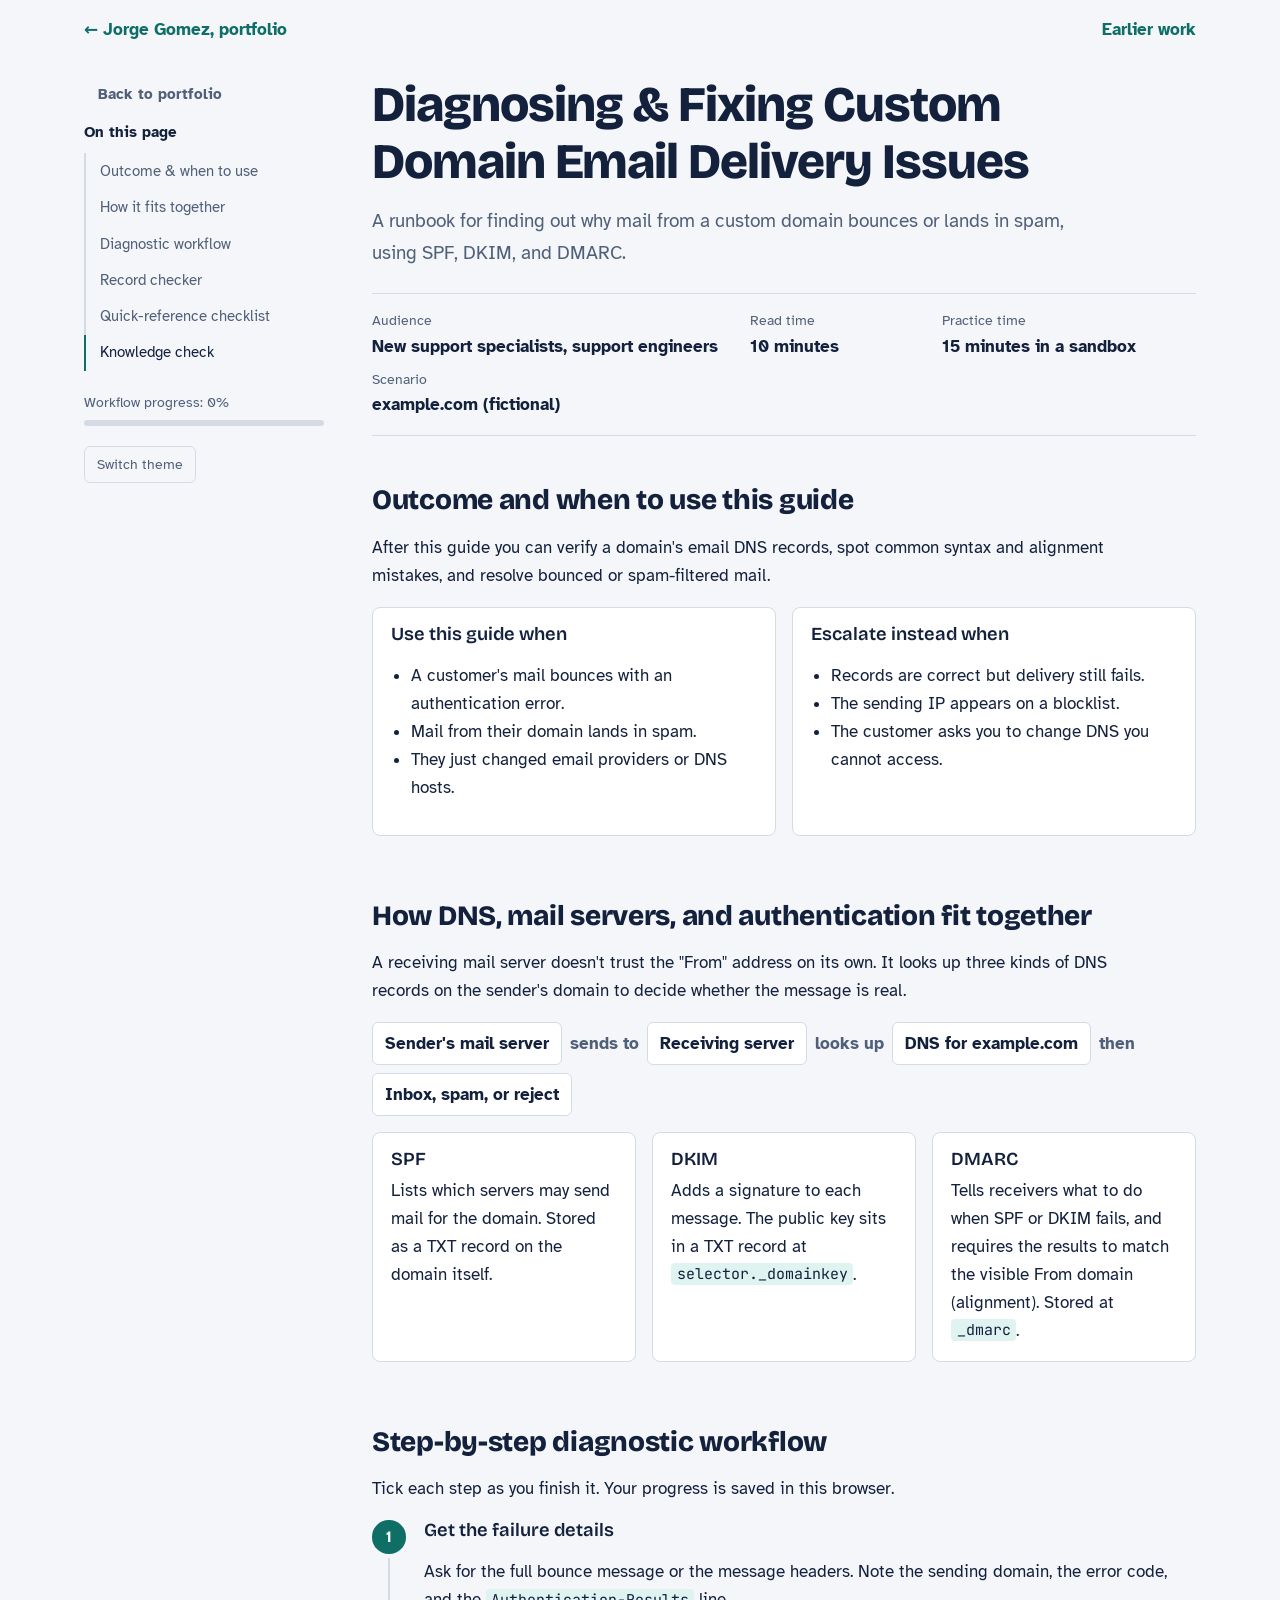
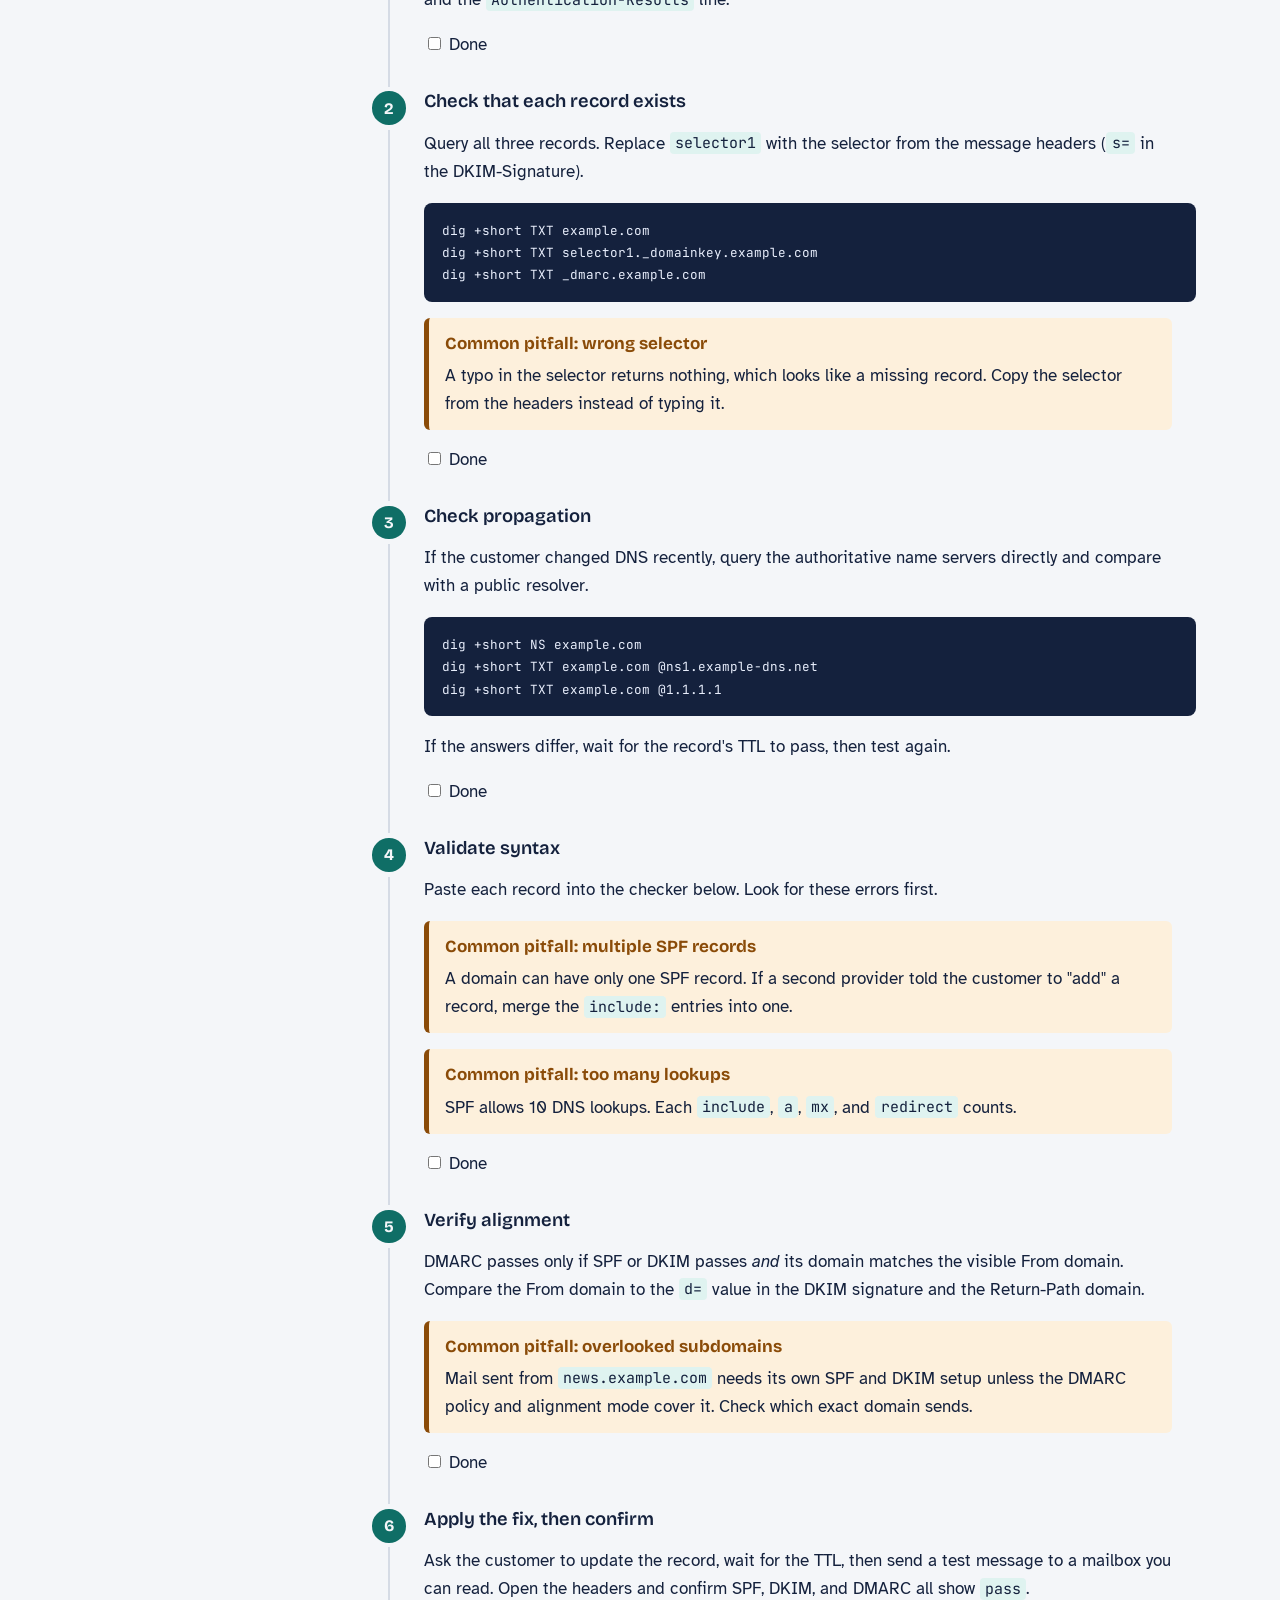
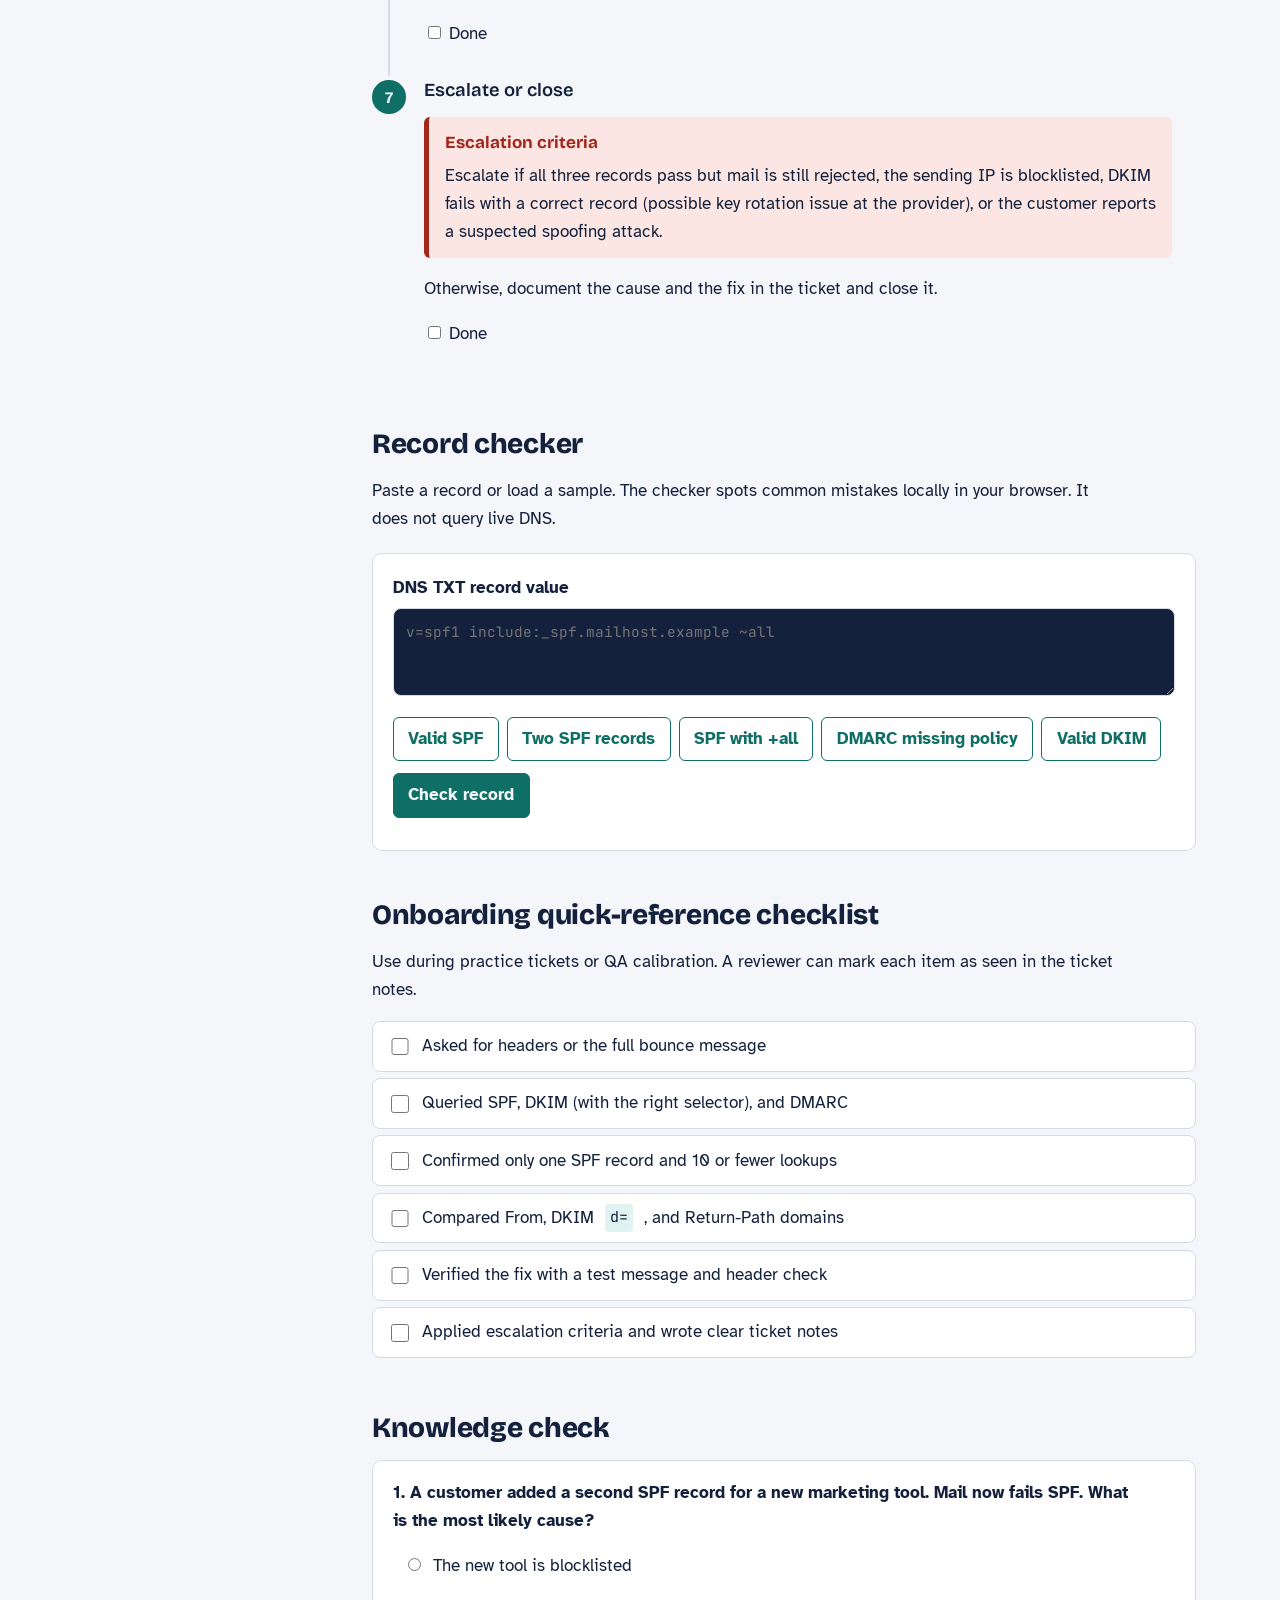
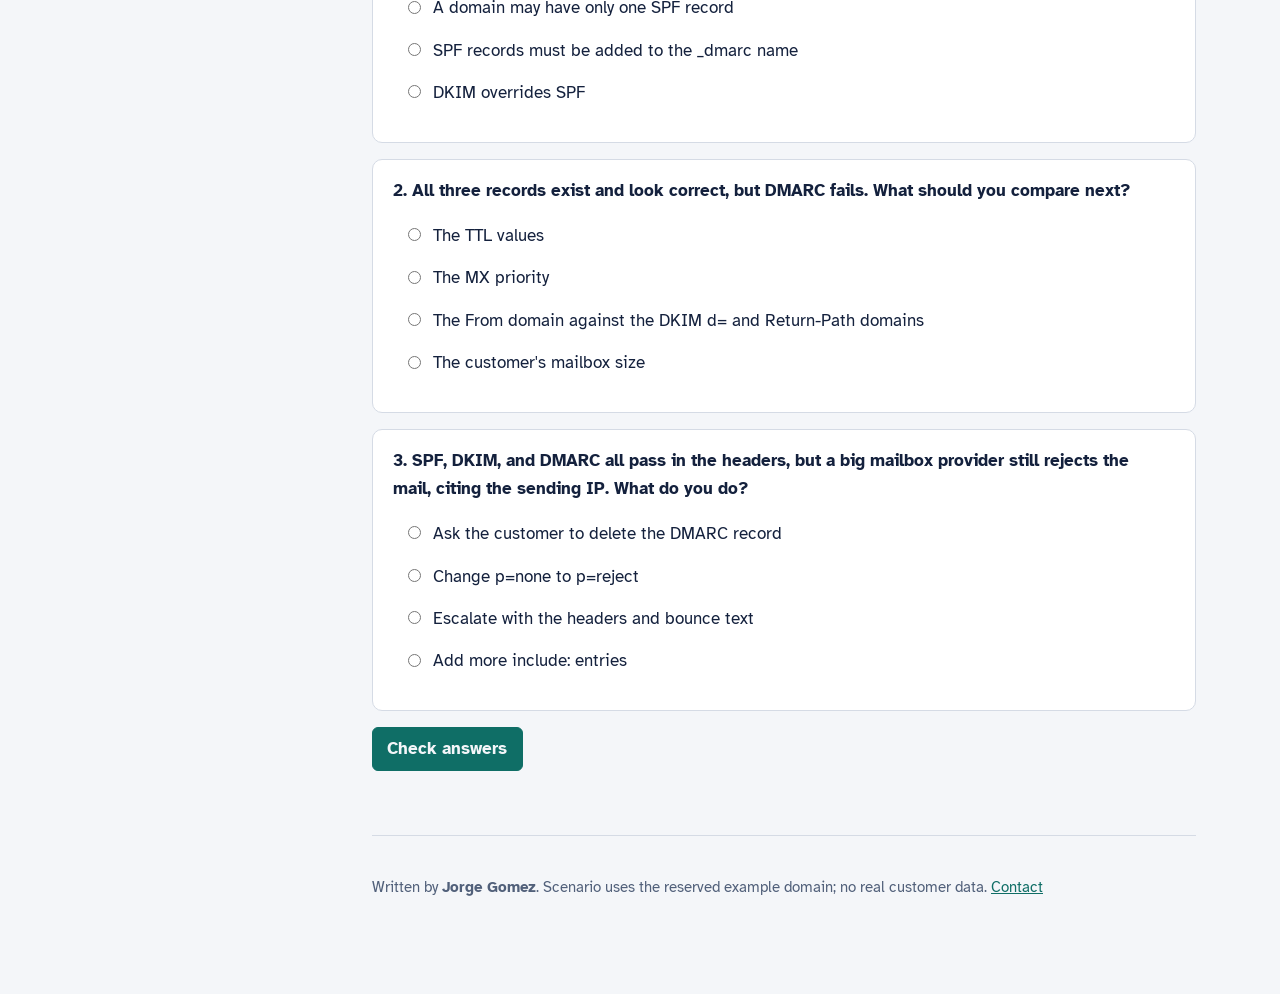
<file: guide.html>
<!DOCTYPE html>
<html lang="en">
<head>
<meta charset="utf-8">
<meta name="viewport" content="width=device-width, initial-scale=1">
<!-- CUSTOMIZE: page title and description -->
<title>Diagnosing &amp; Fixing Custom Domain Email Delivery Issues (SPF, DKIM, DMARC)</title>
<meta name="description" content="A troubleshooting runbook and onboarding job aid for SPF, DKIM, and DMARC problems.">
<link rel="preconnect" href="https://fonts.googleapis.com">
<link rel="preconnect" href="https://fonts.gstatic.com" crossorigin>
<link href="https://fonts.googleapis.com/css2?family=Atkinson+Hyperlegible:wght@400;700&family=Bricolage+Grotesque:opsz,wght@12..96,600;12..96,800&family=JetBrains+Mono:wght@400;600&display=swap" rel="stylesheet">
<link rel="stylesheet" href="css/guide.css">
</head>
<body>
<a class="skip" href="#main">Skip to content</a>
<div class="sitebar"><a href="index.html">&larr; Jorge Gomez, portfolio</a><a href="index.html#work">Earlier work</a></div>
<div class="layout">

<nav class="toc" aria-label="On this page">
  <p><a href="index.html">Back to portfolio</a></p>
  <p>On this page</p>
  <ol>
    <li><a href="#outcome">Outcome &amp; when to use</a></li>
    <li><a href="#concepts">How it fits together</a></li>
    <li><a href="#workflow">Diagnostic workflow</a></li>
    <li><a href="#lab">Record checker</a></li>
    <li><a href="#quickref">Quick-reference checklist</a></li>
    <li><a href="#quiz">Knowledge check</a></li>
  </ol>
  <div class="progress" aria-live="polite">
    Workflow progress: <span id="pct">0%</span>
    <div class="bar"><i id="barfill"></i></div>
  </div>
  <button id="theme" type="button" aria-pressed="false">Switch theme</button>
</nav>

<main id="main">
<header>
  <!-- CUSTOMIZE: title, audience, times -->
  <h1>Diagnosing &amp; Fixing Custom Domain Email Delivery Issues</h1>
  <p class="lede">A runbook for finding out why mail from a custom domain bounces or lands in spam, using SPF, DKIM, and DMARC.</p>
  <dl class="meta">
    <div><dt>Audience</dt><dd>New support specialists, support engineers</dd></div>
    <div><dt>Read time</dt><dd>10 minutes</dd></div>
    <div><dt>Practice time</dt><dd>15 minutes in a sandbox</dd></div>
    <div><dt>Scenario</dt><dd>example.com (fictional)</dd></div>
  </dl>
</header>

<section id="outcome">
  <h2>Outcome and when to use this guide</h2>
  <p>After this guide you can verify a domain's email DNS records, spot common syntax and alignment mistakes, and resolve bounced or spam-filtered mail.</p>
  <div class="two">
    <div class="box"><h3>Use this guide when</h3>
      <ul class="tight">
        <li>A customer's mail bounces with an authentication error.</li>
        <li>Mail from their domain lands in spam.</li>
        <li>They just changed email providers or DNS hosts.</li>
      </ul></div>
    <div class="box"><h3>Escalate instead when</h3>
      <ul class="tight">
        <li>Records are correct but delivery still fails.</li>
        <li>The sending IP appears on a blocklist.</li>
        <li>The customer asks you to change DNS you cannot access.</li>
      </ul></div>
  </div>
</section>

<section id="concepts">
  <h2>How DNS, mail servers, and authentication fit together</h2>
  <p>A receiving mail server doesn't trust the "From" address on its own. It looks up three kinds of DNS records on the sender's domain to decide whether the message is real.</p>
  <div class="flow" aria-label="Mail flow">
    <span>Sender's mail server</span><b>sends to</b><span>Receiving server</span><b>looks up</b><span>DNS for example.com</span><b>then</b><span>Inbox, spam, or reject</span>
  </div>
  <div class="two">
    <div class="box"><h3>SPF</h3><p>Lists which servers may send mail for the domain. Stored as a TXT record on the domain itself.</p></div>
    <div class="box"><h3>DKIM</h3><p>Adds a signature to each message. The public key sits in a TXT record at <code>selector._domainkey</code>.</p></div>
    <div class="box"><h3>DMARC</h3><p>Tells receivers what to do when SPF or DKIM fails, and requires the results to match the visible From domain (alignment). Stored at <code>_dmarc</code>.</p></div>
  </div>
</section>

<section id="workflow">
  <h2>Step-by-step diagnostic workflow</h2>
  <p>Tick each step as you finish it. Your progress is saved in this browser.</p>
  <ol class="steps" id="steps">
    <li>
      <h3>Get the failure details</h3>
      <p>Ask for the full bounce message or the message headers. Note the sending domain, the error code, and the <code>Authentication-Results</code> line.</p>
      <label><input type="checkbox"> Done</label>
    </li>
    <li>
      <h3>Check that each record exists</h3>
      <p>Query all three records. Replace <code>selector1</code> with the selector from the message headers (<code>s=</code> in the DKIM-Signature).</p>
<pre><code>dig +short TXT example.com
dig +short TXT selector1._domainkey.example.com
dig +short TXT _dmarc.example.com</code></pre>
      <div class="callout pit"><strong>Common pitfall: wrong selector</strong><p>A typo in the selector returns nothing, which looks like a missing record. Copy the selector from the headers instead of typing it.</p></div>
      <label><input type="checkbox"> Done</label>
    </li>
    <li>
      <h3>Check propagation</h3>
      <p>If the customer changed DNS recently, query the authoritative name servers directly and compare with a public resolver.</p>
<pre><code>dig +short NS example.com
dig +short TXT example.com @ns1.example-dns.net
dig +short TXT example.com @1.1.1.1</code></pre>
      <p>If the answers differ, wait for the record's TTL to pass, then test again.</p>
      <label><input type="checkbox"> Done</label>
    </li>
    <li>
      <h3>Validate syntax</h3>
      <p>Paste each record into the checker below. Look for these errors first.</p>
      <div class="callout pit"><strong>Common pitfall: multiple SPF records</strong><p>A domain can have only one SPF record. If a second provider told the customer to "add" a record, merge the <code>include:</code> entries into one.</p></div>
      <div class="callout pit"><strong>Common pitfall: too many lookups</strong><p>SPF allows 10 DNS lookups. Each <code>include</code>, <code>a</code>, <code>mx</code>, and <code>redirect</code> counts.</p></div>
      <label><input type="checkbox"> Done</label>
    </li>
    <li>
      <h3>Verify alignment</h3>
      <p>DMARC passes only if SPF or DKIM passes <em>and</em> its domain matches the visible From domain. Compare the From domain to the <code>d=</code> value in the DKIM signature and the Return-Path domain.</p>
      <div class="callout pit"><strong>Common pitfall: overlooked subdomains</strong><p>Mail sent from <code>news.example.com</code> needs its own SPF and DKIM setup unless the DMARC policy and alignment mode cover it. Check which exact domain sends.</p></div>
      <label><input type="checkbox"> Done</label>
    </li>
    <li>
      <h3>Apply the fix, then confirm</h3>
      <p>Ask the customer to update the record, wait for the TTL, then send a test message to a mailbox you can read. Open the headers and confirm SPF, DKIM, and DMARC all show <code>pass</code>.</p>
      <label><input type="checkbox"> Done</label>
    </li>
    <li>
      <h3>Escalate or close</h3>
      <div class="callout esc"><strong>Escalation criteria</strong><p>Escalate if all three records pass but mail is still rejected, the sending IP is blocklisted, DKIM fails with a correct record (possible key rotation issue at the provider), or the customer reports a suspected spoofing attack.</p></div>
      <p>Otherwise, document the cause and the fix in the ticket and close it.</p>
      <label><input type="checkbox"> Done</label>
    </li>
  </ol>
</section>

<section id="lab">
  <h2>Record checker</h2>
  <p>Paste a record or load a sample. The checker spots common mistakes locally in your browser. It does not query live DNS.</p>
  <div class="lab">
    <label for="rec">DNS TXT record value</label>
    <textarea id="rec" spellcheck="false" placeholder="v=spf1 include:_spf.mailhost.example ~all"></textarea>
    <div class="chips" role="group" aria-label="Load a sample">
      <button class="chip" type="button" data-s="spf-ok">Valid SPF</button>
      <button class="chip" type="button" data-s="spf-dup">Two SPF records</button>
      <button class="chip" type="button" data-s="spf-all">SPF with +all</button>
      <button class="chip" type="button" data-s="dmarc-bad">DMARC missing policy</button>
      <button class="chip" type="button" data-s="dkim-ok">Valid DKIM</button>
    </div>
    <button class="btn" type="button" id="run">Check record</button>
    <ul id="lintOut" aria-live="polite"></ul>
  </div>
</section>

<section id="quickref">
  <h2>Onboarding quick-reference checklist</h2>
  <p>Use during practice tickets or QA calibration. A reviewer can mark each item as seen in the ticket notes.</p>
  <ul class="check" id="qr">
    <li><label><input type="checkbox"> Asked for headers or the full bounce message</label></li>
    <li><label><input type="checkbox"> Queried SPF, DKIM (with the right selector), and DMARC</label></li>
    <li><label><input type="checkbox"> Confirmed only one SPF record and 10 or fewer lookups</label></li>
    <li><label><input type="checkbox"> Compared From, DKIM <code>d=</code>, and Return-Path domains</label></li>
    <li><label><input type="checkbox"> Verified the fix with a test message and header check</label></li>
    <li><label><input type="checkbox"> Applied escalation criteria and wrote clear ticket notes</label></li>
  </ul>
</section>

<section id="quiz">
  <h2>Knowledge check</h2>
  <div id="quizBox"></div>
  <button class="btn" type="button" id="grade">Check answers</button>
  <p id="score" role="status"></p>
</section>

<footer>
  <!-- CUSTOMIZE: your name, contact, links -->
  <p>Written by <strong>Jorge Gomez</strong>. Scenario uses the reserved example domain; no real customer data. <a href="index.html#contact">Contact</a></p>
</footer>
</main>
</div>

<script src="js/guide.js" type="module" defer></script>
</body>
</html>
</file>
<file: css/guide.css>
:root{
  --bg:#f4f6f9; --surface:#ffffff; --ink:#14213d; --muted:#51607a; --line:#d5dbe5;
  --accent:#0f6e66; --accent-soft:#dff3f0;
  --warn:#8a4b08; --warn-soft:#fdf0dc;
  --bad:#a4261b; --bad-soft:#fbe6e3;
  --good:#17692f; --good-soft:#e1f4e6;
  --code-bg:#14213d; --code-ink:#e8eefc;
  --head:'Bricolage Grotesque','Segoe UI',system-ui,sans-serif;
  --body:'Atkinson Hyperlegible','Segoe UI',system-ui,sans-serif;
  --mono:'JetBrains Mono',ui-monospace,Menlo,Consolas,monospace;
}
@media (prefers-color-scheme:dark){
  :root:not([data-theme="light"]){
    --bg:#0e1626; --surface:#162136; --ink:#e8eefc; --muted:#a0aec8; --line:#2a3957;
    --accent:#4fd1c0; --accent-soft:#12403d;
    --warn:#f5b45e; --warn-soft:#3a2a10;
    --bad:#ff8f84; --bad-soft:#431a16;
    --good:#7fdc98; --good-soft:#143b21;
    --code-bg:#0a101c; --code-ink:#e8eefc;
  }
}
:root[data-theme="dark"]{
  --bg:#0e1626; --surface:#162136; --ink:#e8eefc; --muted:#a0aec8; --line:#2a3957;
  --accent:#4fd1c0; --accent-soft:#12403d;
  --warn:#f5b45e; --warn-soft:#3a2a10;
  --bad:#ff8f84; --bad-soft:#431a16;
  --good:#7fdc98; --good-soft:#143b21;
  --code-bg:#0a101c; --code-ink:#e8eefc;
}
*{box-sizing:border-box}
html{scroll-behavior:smooth;scroll-padding-top:1.5rem}
body{margin:0;background:var(--bg);color:var(--ink);font:1.0625rem/1.65 var(--body)}
a{color:var(--accent)}
:focus-visible{outline:3px solid var(--accent);outline-offset:2px;border-radius:4px}
.skip{position:absolute;left:-999px;top:0;background:var(--accent);color:#fff;padding:.5rem 1rem}
.skip:focus{left:0;z-index:10}
.sitebar{display:flex;justify-content:space-between;gap:1rem;max-width:72rem;margin:0 auto;padding:1rem 1.25rem 0;font-weight:700}
.sitebar a{text-decoration:none}
.layout{display:grid;grid-template-columns:15rem minmax(0,1fr);gap:3rem;max-width:72rem;margin:0 auto;padding:2rem 1.25rem 5rem}
nav.toc{position:sticky;top:1.5rem;align-self:start;font-size:.95rem}
nav.toc p{margin:0 0 .5rem;font-weight:700}
nav.toc ol{list-style:none;margin:0;padding:0;border-left:2px solid var(--line)}
nav.toc a{display:block;padding:.35rem .9rem;color:var(--muted);text-decoration:none;margin-left:-2px;border-left:2px solid transparent}
nav.toc a:hover,nav.toc a.on{color:var(--ink);border-left-color:var(--accent)}
.progress{margin-top:1.25rem;font-size:.9rem;color:var(--muted)}
.bar{height:6px;background:var(--line);border-radius:3px;overflow:hidden;margin-top:.35rem}
.bar i{display:block;height:100%;width:0;background:var(--accent);transition:width .25s}
#theme{margin-top:1.25rem;background:none;border:1px solid var(--line);color:var(--muted);padding:.35rem .75rem;border-radius:6px;font:inherit;font-size:.9rem;cursor:pointer}
main{min-width:0}
h1,h2,h3{font-family:var(--head);line-height:1.15;margin:0}
h1{font-size:clamp(2rem,4.5vw,3.1rem);font-weight:800;letter-spacing:-.02em;max-width:22ch}
h2{font-size:1.75rem;font-weight:800;letter-spacing:-.01em;margin-bottom:1rem}
h3{font-size:1.15rem;font-weight:600;margin-bottom:.4rem}
section{padding-top:3rem}
.lede{font-size:1.2rem;color:var(--muted);max-width:60ch;margin:1rem 0 1.5rem}
.meta{display:flex;flex-wrap:wrap;gap:.5rem 2rem;margin:0;padding:1rem 0;border-block:1px solid var(--line)}
.meta div{min-width:10rem}
.meta dt{font-size:.85rem;color:var(--muted)}
.meta dd{margin:0;font-weight:700}
p,li{max-width:68ch}
ul.tight{padding-left:1.2rem}
code{font-family:var(--mono);font-size:.88em;background:var(--accent-soft);padding:.1em .35em;border-radius:4px}
pre{background:var(--code-bg);color:var(--code-ink);padding:1rem 1.15rem;border-radius:8px;overflow-x:auto;font:.9rem/1.55 var(--mono);margin:.75rem 0}
pre code{background:none;padding:0;color:inherit}
.two{display:grid;grid-template-columns:repeat(auto-fit,minmax(15rem,1fr));gap:1rem;margin:1rem 0}
.box{background:var(--surface);border:1px solid var(--line);border-radius:8px;padding:1rem 1.15rem}
.box p{margin:0}
.flow{display:flex;flex-wrap:wrap;align-items:center;gap:.5rem;margin:1rem 0;font-weight:700}
.flow span{background:var(--surface);border:1px solid var(--line);border-radius:6px;padding:.4rem .75rem}
.flow b{color:var(--muted)}
/* steps */
ol.steps{list-style:none;margin:0;padding:0;counter-reset:s}
ol.steps>li{counter-increment:s;position:relative;padding:0 0 2rem 3.25rem;max-width:none}
ol.steps>li::before{content:counter(s);position:absolute;left:0;top:0;width:2.1rem;height:2.1rem;border-radius:50%;background:var(--accent);color:var(--bg);display:grid;place-items:center;font:700 1rem var(--head)}
ol.steps>li::after{content:"";position:absolute;left:1.02rem;top:2.4rem;bottom:.3rem;width:2px;background:var(--line)}
ol.steps>li:last-child::after{display:none}
.callout{border-left:5px solid;border-radius:6px;padding:.75rem 1rem;margin:1rem 0;max-width:68ch}
.callout strong{display:block;font-family:var(--head)}
.callout p{margin:.25rem 0 0}
.pit{background:var(--warn-soft);border-color:var(--warn)}
.pit strong{color:var(--warn)}
.esc{background:var(--bad-soft);border-color:var(--bad)}
.esc strong{color:var(--bad)}
/* lint */
.lab{background:var(--surface);border:1px solid var(--line);border-radius:10px;padding:1.25rem;margin-top:1.25rem}
.lab label{font-weight:700;display:block;margin-bottom:.35rem}
.lab textarea{width:100%;min-height:5.5rem;background:var(--code-bg);color:var(--code-ink);border:1px solid var(--line);border-radius:8px;padding:.75rem;font:.9rem/1.5 var(--mono);resize:vertical}
.chips{display:flex;flex-wrap:wrap;gap:.5rem;margin:.75rem 0}
button.chip,button.btn{font:inherit;cursor:pointer;border-radius:6px;padding:.45rem .9rem;border:1px solid var(--accent);background:var(--surface);color:var(--accent);font-weight:700}
button.btn{background:var(--accent);color:var(--bg)}
button.chip:hover{background:var(--accent-soft)}
#lintOut{margin:.75rem 0 0;padding:0;list-style:none}
#lintOut li{padding:.5rem .75rem;border-radius:6px;margin-bottom:.4rem;max-width:none}
.r-bad{background:var(--bad-soft);color:var(--bad)}
.r-warn{background:var(--warn-soft);color:var(--warn)}
.r-good{background:var(--good-soft);color:var(--good)}
.r-info{background:var(--accent-soft);color:var(--ink)}
/* checklist + quiz */
.check{list-style:none;padding:0;margin:0}
.check li{max-width:none;margin-bottom:.4rem}
.check label{display:flex;gap:.65rem;align-items:flex-start;cursor:pointer;background:var(--surface);border:1px solid var(--line);border-radius:8px;padding:.65rem .9rem}
.check input{margin-top:.35rem;accent-color:var(--accent);width:1.1rem;height:1.1rem;flex:none}
.q{background:var(--surface);border:1px solid var(--line);border-radius:10px;padding:1.1rem 1.25rem;margin-bottom:1rem}
.q fieldset{border:0;margin:0;padding:0}
.q legend{font-weight:700;padding:0;margin-bottom:.6rem;max-width:68ch}
.opt{display:flex;gap:.6rem;align-items:flex-start;padding:.45rem .6rem;border-radius:6px;cursor:pointer;max-width:none}
.opt:hover{background:var(--accent-soft)}
.opt input{margin-top:.4rem;accent-color:var(--accent)}
.opt.right{background:var(--good-soft)}
.opt.wrong{background:var(--bad-soft)}
.fb{margin:.6rem 0 0;font-size:.97rem;color:var(--muted)}
#score{font-family:var(--head);font-weight:800;font-size:1.25rem;margin-top:1rem}
footer{margin-top:4rem;padding-top:1.5rem;border-top:1px solid var(--line);color:var(--muted);font-size:.92rem}
@media (max-width:52rem){
  .layout{grid-template-columns:1fr;gap:1rem}
  nav.toc{position:static}
  nav.toc ol{display:flex;flex-wrap:wrap;gap:.25rem;border:0}
  nav.toc a{border:1px solid var(--line);border-radius:999px;margin:0;padding:.25rem .75rem}
}
@media (prefers-reduced-motion:reduce){html{scroll-behavior:auto}.bar i{transition:none}}
@media print{nav.toc,#theme,.chips,.btn{display:none}.layout{display:block}body{background:#fff;color:#000}}
</file>
